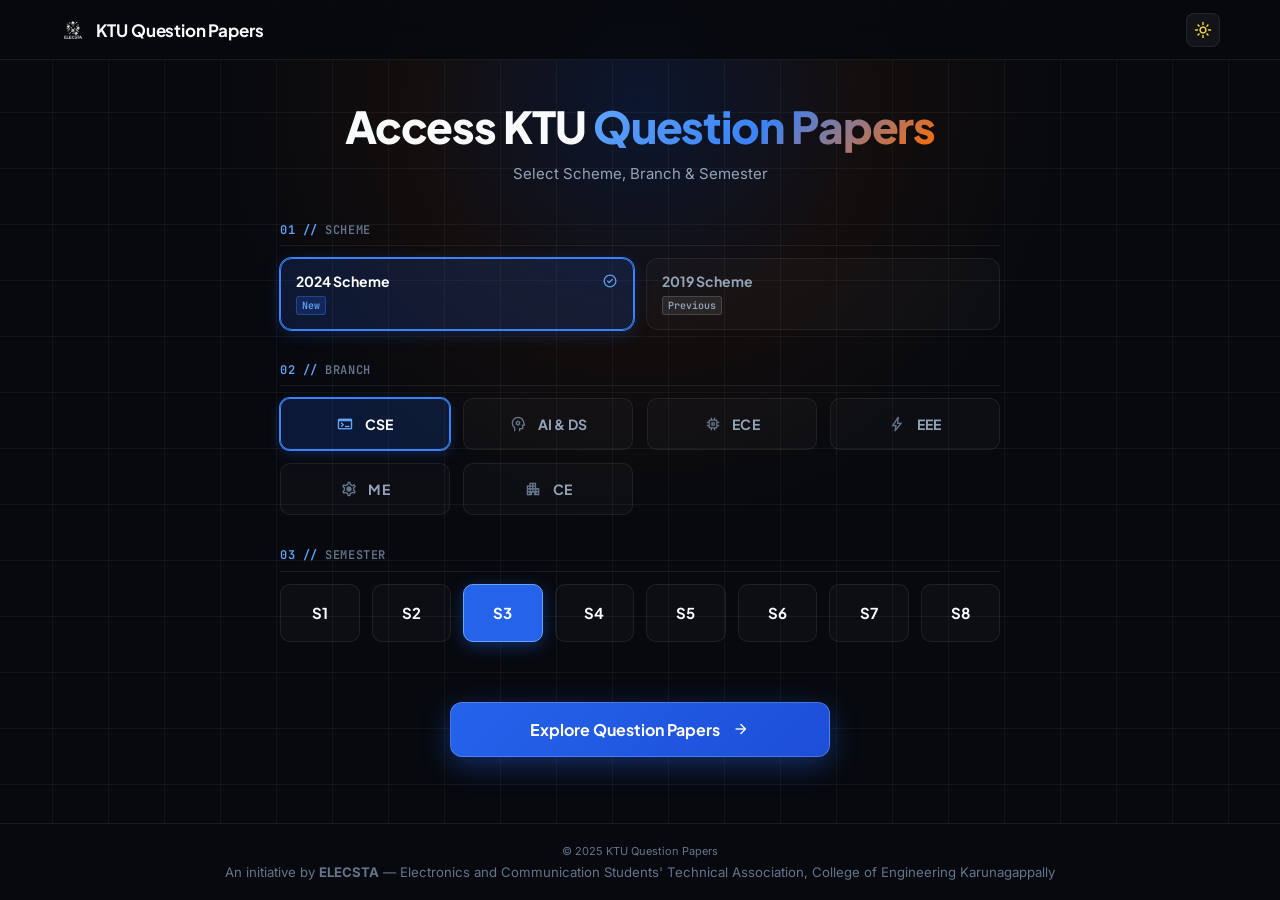
<file: index.html>
<!DOCTYPE html>
<html lang="en" class="dark">
<head>
  <meta charset="UTF-8" />
  <meta name="viewport" content="width=device-width, initial-scale=1.0, maximum-scale=1.0, user-scalable=no" />
  <title>KTU Question Papers PDF (2024 & 2019 Scheme)</title>
  <meta name="description" content="Download KTU previous year question papers (PYQs), solved question paper keys, and model questions for KTU B.Tech students (2024 & 2019 scheme, S1-S8, CSE, AI & DS, ECE, EEE, ME, CE)." />
  <meta name="keywords" content="KTU question papers, KTU previous year question papers, KTU PYQs, KTU 2024 scheme question papers, KTU 2019 scheme, KTU solved question papers, KTU answer key, KTU BTech papers, KTU S1 S2 S3 S4 S5 S6 S7 S8, KTU CSE question papers, KTU question bank" />
  <meta name="robots" content="index, follow, max-snippet:-1, max-image-preview:large, max-video-preview:-1" />
  <meta name="googlebot" content="index, follow, max-snippet:-1, max-image-preview:large, max-video-preview:-1" />
  <meta name="author" content="KTU Question Papers Portal" />
  <meta name="theme-color" content="#07090e" />
  
  <!-- Canonical URL -->
  <link rel="canonical" href="./" />

  <!-- Security Headers & Directives -->
  <meta http-equiv="X-Content-Type-Options" content="nosniff" />
  <meta name="referrer" content="strict-origin-when-cross-origin" />

  <!-- Open Graph / Facebook / WhatsApp (Social Search Signals) -->
  <meta property="og:type" content="website" />
  <meta property="og:site_name" content="KTU Question Papers Portal" />
  <meta property="og:title" content="KTU Question Papers PDF (2024 & 2019 Scheme)" />
  <meta property="og:description" content="Download verified KTU previous year question papers (PYQs) and official solved answer keys for S1-S8 B.Tech students." />
  <meta property="og:image" content="logo.png" />

  <!-- Twitter Card -->
  <meta name="twitter:card" content="summary_large_image" />
  <meta name="twitter:title" content="KTU Question Papers PDF (2024 & 2019 Scheme)" />
  <meta name="twitter:description" content="Download verified KTU previous year question papers (PYQs) and official solved answer keys for S1-S8 B.Tech students." />
  <meta name="twitter:image" content="logo.png" />

  <!-- Schema.org JSON-LD Structured Data for Google Rich Snippets -->
  <script type="application/ld+json">
  {
    "@context": "https://schema.org",
    "@graph": [
      {
        "@type": "WebSite",
        "@id": "https://ktunotes.in/#website",
        "url": "https://ktunotes.in/",
        "name": "KTU Question Papers Portal",
        "description": "KTU B.Tech Previous Year Question Papers and Solved Keys Repository",
        "potentialAction": {
          "@type": "SearchAction",
          "target": "https://ktunotes.in/papers.html?search={search_term_string}",
          "query-input": "required name=search_term_string"
        }
      },
      {
        "@type": "EducationalOrganization",
        "@id": "https://ktunotes.in/#organization",
        "name": "KTU B.Tech Question Papers Archive",
        "url": "https://ktunotes.in/",
        "logo": "logo.png",
        "description": "Academic repository providing verified previous year question papers and solved answer keys for KTU B.Tech students."
      },
      {
        "@type": "FAQPage",
        "mainEntity": [
          {
            "@type": "Question",
            "name": "Where can I download KTU previous year question papers?",
            "acceptedAnswer": {
              "@type": "Answer",
              "text": "You can access and download verified KTU previous year question papers (PYQs) for all B.Tech semesters (S1 to S8) and branches directly on this portal for both 2024 and 2019 schemes."
            }
          },
          {
            "@type": "Question",
            "name": "Are 2024 Scheme KTU question papers and syllabus available?",
            "acceptedAnswer": {
              "@type": "Answer",
              "text": "Yes, our portal provides the latest 2024 Scheme curriculum copies, module-wise syllabus, model question papers, and regular examination papers."
            }
          },
          {
            "@type": "Question",
            "name": "Are the KTU solved question paper answer keys verified?",
            "acceptedAnswer": {
              "@type": "Answer",
              "text": "Yes, all solved question papers and scheme answer keys are verified against official KTU valuation schemes and prepared by experienced faculty members."
            }
          },
          {
            "@type": "Question",
            "name": "Which KTU engineering branches are supported?",
            "acceptedAnswer": {
              "@type": "Answer",
              "text": "We support Computer Science & Engineering (CSE), Artificial Intelligence & Data Science (AI & DS - 2024 Scheme), Electronics & Communication (ECE), Electrical & Electronics (EEE), Mechanical Engineering (ME), and Civil Engineering (CE)."
            }
          },
          {
            "@type": "Question",
            "name": "Who developed and maintains this KTU Question Papers portal?",
            "acceptedAnswer": {
              "@type": "Answer",
              "text": "This portal is an initiative developed and maintained by ELECSTA (Electronics and Communication Students' Technical Association), College of Engineering Karunagappally (CEK) to support KTU engineering students."
            }
          }
        ]
      }
    ]
  }
  </script>
  
  <!-- Favicon -->
  <link rel="icon" type="image/png" href="logo.png" />

  <!-- Google Fonts & Material Symbols -->
  <link rel="preconnect" href="https://fonts.googleapis.com" />
  <link rel="preconnect" href="https://fonts.gstatic.com" crossorigin />
  <link href="https://fonts.googleapis.com/css2?family=Inter:wght@400;500;600;700&family=JetBrains+Mono:wght@400;500;600;700&family=Plus+Jakarta+Sans:wght@600;700;800&display=swap" rel="stylesheet" />
  <link href="https://fonts.googleapis.com/css2?family=Material+Symbols+Outlined:opsz,wght,FILL,GRAD@24,400,0,0" rel="stylesheet" />

  <!-- Architectural Stylesheet with Cache Busting -->
  <link rel="stylesheet" href="css/style.css?v=20261124-8" />

  <!-- Immediate Theme Initializer -->
  <script>
    (function() {
      var t = localStorage.getItem('ktu_theme') || 'dark';
      document.documentElement.classList.add(t);
      if (t === 'light') document.documentElement.classList.remove('dark');
    })();
  </script>
</head>
<body class="tech-grid-bg">

  <!-- Fixed Top Navigation Header -->
  <header class="site-header">
    <div class="nav-wrapper">
      <!-- Brand Logo (Clean, no 2024-25 tag on top) -->
      <a href="index.html" class="brand-link">
        <img src="logo.png" alt="KTU Question Papers" class="brand-logo-img" onerror="this.onerror=null;this.src='https://lh3.googleusercontent.com/aida/[base64]'" />
        <div class="brand-title">
          <span>KTU Question Papers</span>
        </div>
      </a>

      <!-- Minimalist Navigation Link + Theme Toggle -->
      <nav class="nav-links">
        <!-- Temporarily hidden: All Papers repository direct link
        <a href="papers.html" class="nav-item">
          <span class="material-symbols-outlined" style="font-size: 16px;">article</span>
          <span class="nav-item-text">All Papers</span>
        </a>
        -->

        <!-- Light / Dark Theme Switcher -->
        <button class="theme-toggle-btn" id="theme-toggle" type="button" title="Switch theme" aria-label="Toggle Theme">
          <span class="material-symbols-outlined light-icon">light_mode</span>
          <span class="material-symbols-outlined dark-icon">dark_mode</span>
        </button>
      </nav>
    </div>
  </header>

  <!-- Open Spacious Architectural Flow Section -->
  <main class="hero-flow-section">
    <div class="flow-container">
      <div class="flow-header">
        <h1 class="flow-title">
          Access KTU <span>Question Papers</span>
        </h1>
        <p class="flow-subtitle">
          Select Scheme, Branch & Semester
        </p>
      </div>

      <!-- Flow Selectors Wrapper (Spacious & Uncongested) -->
      <div class="flow-selectors-wrapper">
        <!-- 1. Scheme Segmented Switcher (Box 1 & Box 2 Horizontally) -->
        <div class="flow-section-block">
          <div class="flow-label-bar">
            <span class="flow-label-title"><span class="num">01 //</span> Scheme</span>
          </div>
          <div class="scheme-segmented-track" id="scheme-group">
            <button class="scheme-segment-btn active" data-scheme="2024" type="button">
              <div class="scheme-btn-top">
                <span class="name">2024 Scheme</span>
                <span class="material-symbols-outlined scheme-check-icon">check_circle</span>
              </div>
              <span class="brand-badge bg-primary/10 text-primary">New</span>
            </button>
            <button class="scheme-segment-btn" data-scheme="2019" type="button">
              <div class="scheme-btn-top">
                <span class="name">2019 Scheme</span>
              </div>
              <span class="brand-badge bg-surface-container-highest text-on-surface-variant">Previous</span>
            </button>
          </div>
        </div>

        <!-- 2. Engineering Branch (2-Col Mobile / 4-Col Desktop Grid with Breathing Room) -->
        <div class="flow-section-block">
          <div class="flow-label-bar">
            <span class="flow-label-title"><span class="num">02 //</span> Branch</span>
          </div>
          <div class="branch-chips-grid" id="branch-group">
            <!-- Rendered cleanly by app.js -->
          </div>
        </div>

        <!-- 3. Semester Selection (4-Col Mobile / 8-Col Desktop Grid with Proper Sizing) -->
        <div class="flow-section-block">
          <div class="flow-label-bar">
            <span class="flow-label-title"><span class="num">03 //</span> Semester</span>
          </div>
          <div class="sem-matrix-track" id="semester-dial">
            <!-- Rendered cleanly by app.js -->
          </div>
        </div>

        <!-- Action Center (Single Clean Explore Button with Integrated Drive) -->
        <div class="flow-action-center">
          <button class="btn-launch-glow" id="cta-launch-btn" type="button">
            <span>Explore Question Papers</span>
            <span class="material-symbols-outlined" style="font-size: 18px;">arrow_forward</span>
          </button>
        </div>
      </div>
    </div>
  </main>

  <!-- Toast Container -->
  <div class="toast-container" id="toast-container"></div>

  <!-- Site Footer (Minimalist & Clean) -->
  <footer class="site-footer">
    <div class="footer-content" style="justify-content: center; text-align: center; flex-direction: column; gap: 0.35rem;">
      <span>© 2025 KTU Question Papers</span>
      <span style="font-size: 0.825rem; color: var(--on-surface-muted);">An initiative by <strong>ELECSTA</strong> — Electronics and Communication Students' Technical Association, College of Engineering Karunagappally</span>
    </div>
  </footer>

  <!-- Scripts with Cache-Busting Parameters -->
  <script src="js/data.js?v=20261124-8"></script>
  <script src="js/app.js?v=20261124-8"></script>
  <script>
    document.addEventListener('DOMContentLoaded', () => {
      const launchBtn = document.getElementById('cta-launch-btn');
      if (launchBtn) {
        launchBtn.addEventListener('click', () => {
          const app = window.ktuApp;
          if (app) {
            const folderId = app.getDriveFolderId(app.state.scheme, app.state.branch);
            if (folderId) {
              // Direct browser view (embeddedfolderview ensures browser opens instead of Google Drive mobile app)
              window.open(app.getDriveBrowserUrl(folderId), '_blank', 'noopener,noreferrer');
              return;
            }
            window.location.href = `papers.html?scheme=${app.state.scheme}&branch=${app.state.branch}&sem=${app.state.sem}`;
          } else {
            window.location.href = 'papers.html';
          }
        });
      }
    });
  </script>
</body>
</html>
</file>
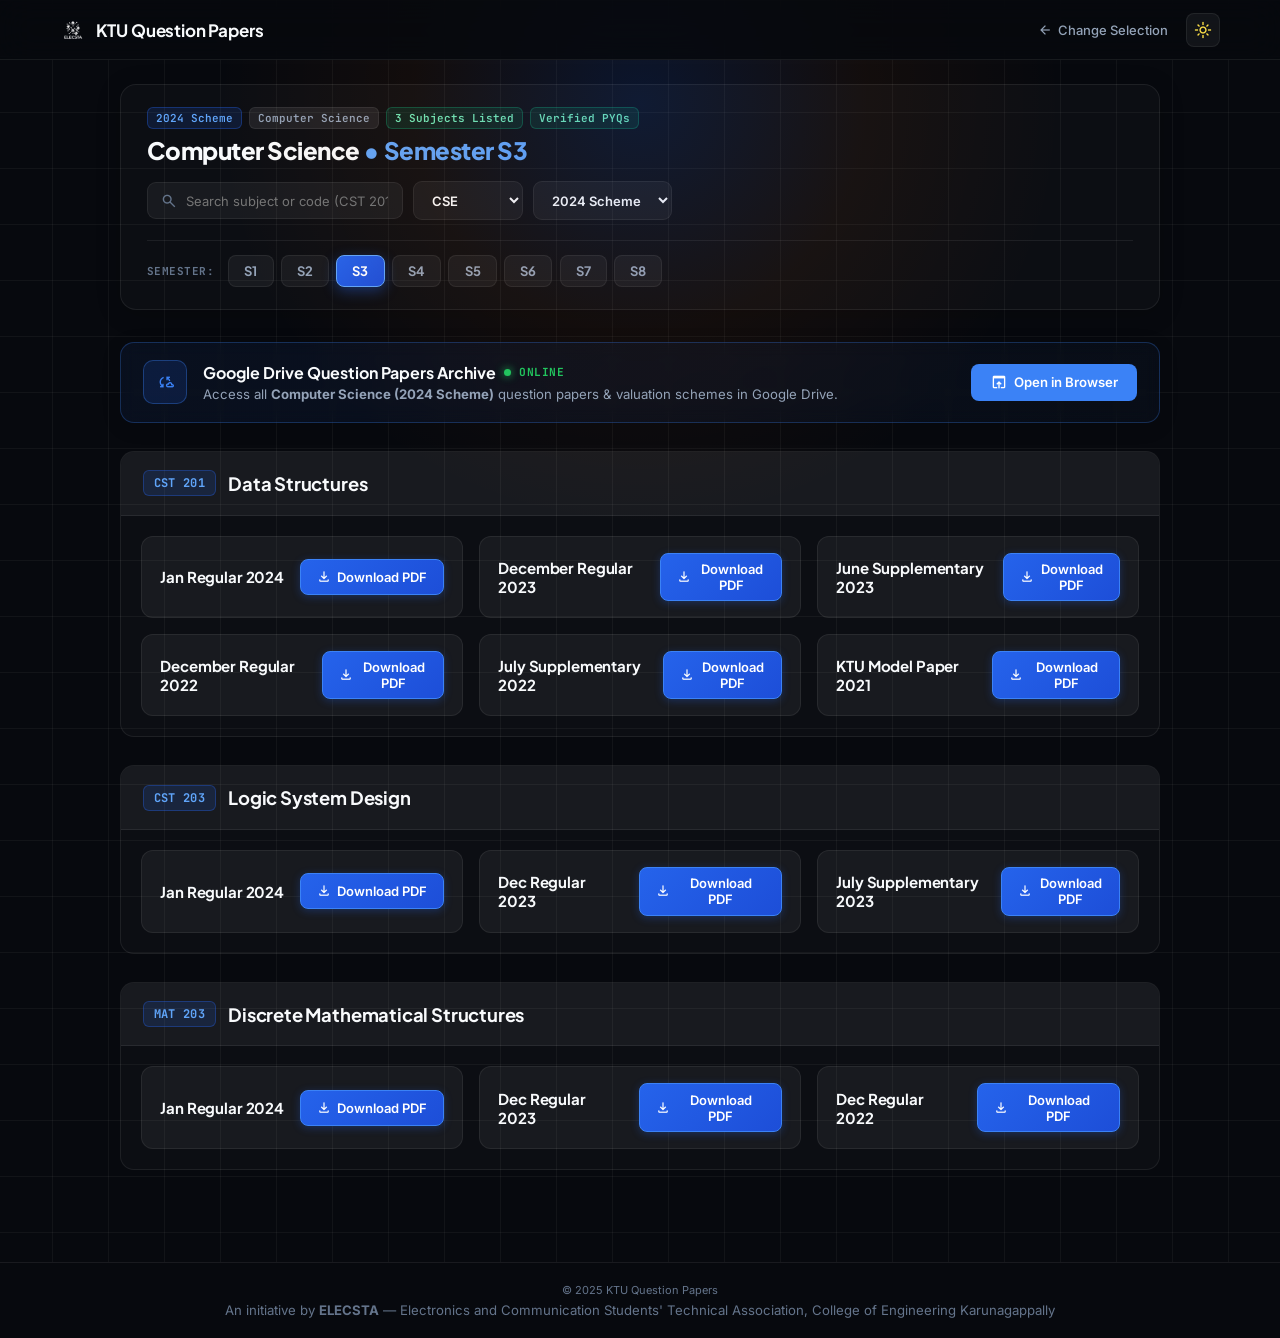
<file: papers.html>
<!DOCTYPE html>
<html lang="en" class="dark">
<head>
  <meta charset="UTF-8" />
  <meta name="viewport" content="width=device-width, initial-scale=1.0, maximum-scale=1.0, user-scalable=no" />
  <title>KTU Question Papers PDF (2024 & 2019 Scheme)</title>
  <meta name="description" content="Browse, preview, and download verified KTU previous year question papers (PYQs) and official solved answer keys for all B.Tech branches (CSE, AI & DS, ECE, EEE, ME, CE) and semesters (S1 to S8)." />
  <meta name="keywords" content="KTU question papers repository, KTU solved papers, KTU PYQs, KTU previous year papers pdf, KTU S1 S2 S3 S4 S5 S6 S7 S8, KTU 2024 scheme, KTU 2019 scheme, KTU papers" />
  <meta name="robots" content="index, follow, max-snippet:-1, max-image-preview:large, max-video-preview:-1" />
  <meta name="googlebot" content="index, follow, max-snippet:-1, max-image-preview:large, max-video-preview:-1" />
  <meta name="author" content="KTU Question Papers Portal" />
  <meta name="theme-color" content="#07090e" />
  
  <!-- Canonical URL -->
  <link rel="canonical" href="./papers.html" />

  <!-- Security Headers & Directives -->
  <meta http-equiv="X-Content-Type-Options" content="nosniff" />
  <meta name="referrer" content="strict-origin-when-cross-origin" />

  <!-- Open Graph / Facebook / WhatsApp (Social Search Signals) -->
  <meta property="og:type" content="article" />
  <meta property="og:site_name" content="KTU Question Papers Portal" />
  <meta property="og:title" content="KTU Question Papers & Solved Answer Keys Repository" />
  <meta property="og:description" content="Browse verified KTU question papers and official solved answer keys for S1-S8 B.Tech students across 2024 & 2019 schemes." />
  <meta property="og:image" content="logo.png" />

  <!-- Twitter Card -->
  <meta name="twitter:card" content="summary_large_image" />
  <meta name="twitter:title" content="KTU Question Papers & Solved Answer Keys Repository" />
  <meta name="twitter:description" content="Browse verified KTU question papers and official solved answer keys for S1-S8 B.Tech students across 2024 & 2019 schemes." />
  <meta name="twitter:image" content="logo.png" />

  <!-- Schema.org BreadcrumbList Structured Data -->
  <script type="application/ld+json">
  {
    "@context": "https://schema.org",
    "@type": "BreadcrumbList",
    "itemListElement": [
      {
        "@type": "ListItem",
        "position": 1,
        "name": "Home",
        "item": "https://ktunotes.in/"
      },
      {
        "@type": "ListItem",
        "position": 2,
        "name": "KTU Question Papers Repository",
        "item": "https://ktunotes.in/papers.html"
      }
    ]
  }
  </script>
  
  <!-- Favicon -->
  <link rel="icon" type="image/png" href="logo.png" />

  <!-- Google Fonts & Material Symbols -->
  <link rel="preconnect" href="https://fonts.googleapis.com" />
  <link rel="preconnect" href="https://fonts.gstatic.com" crossorigin />
  <link href="https://fonts.googleapis.com/css2?family=Inter:wght@400;500;600;700&family=JetBrains+Mono:wght@400;500;600&family=Plus+Jakarta+Sans:wght@600;700;800&display=swap" rel="stylesheet" />
  <link href="https://fonts.googleapis.com/css2?family=Material+Symbols+Outlined:opsz,wght,FILL,GRAD@24,400,0,0" rel="stylesheet" />

  <!-- Architectural Technical Grid Stylesheet with Cache Busting -->
  <link rel="stylesheet" href="css/style.css?v=20261124-8" />

  <!-- Immediate Theme Initializer -->
  <script>
    (function() {
      var t = localStorage.getItem('ktu_theme') || 'dark';
      document.documentElement.classList.add(t);
      if (t === 'light') document.documentElement.classList.remove('dark');
    })();
  </script>
</head>
<body class="tech-grid-bg">

  <!-- Fixed Top Navigation Header -->
  <header class="site-header">
    <div class="nav-wrapper">
      <!-- Brand Logo -->
      <a href="index.html" class="brand-link">
        <img src="logo.png" alt="KTU Question Papers" class="brand-logo-img" onerror="this.onerror=null;this.src='https://lh3.googleusercontent.com/aida/[base64]'" />
        <div class="brand-title">
          <span>KTU Question Papers</span>
        </div>
      </a>

      <!-- Clean Navigation Action Links -->
      <nav class="nav-links">
        <a href="index.html" class="nav-item">
          <span class="material-symbols-outlined" style="font-size: 16px;">arrow_back</span>
          <span class="nav-item-text">Change Selection</span>
        </a>

        <!-- Light / Dark Theme Switcher -->
        <button class="theme-toggle-btn" id="theme-toggle" type="button" title="Switch theme" aria-label="Toggle Theme">
          <span class="material-symbols-outlined light-icon">light_mode</span>
          <span class="material-symbols-outlined dark-icon">dark_mode</span>
        </button>
      </nav>
    </div>
  </header>

  <!-- Main Repository View -->
  <main class="repository-page-wrapper">
    <div class="repo-main-container">
      
      <!-- Unified Clean Control Panel -->
      <div class="repo-clean-panel">
        <!-- Row 1: Context Meta + Quick Search + Switchers -->
        <div class="repo-panel-top">
          <div class="repo-panel-info">
            <div class="repo-tags-row">
              <span class="tag-pill scheme-tag" id="context-scheme">2024 Scheme</span>
              <span class="tag-pill branch-tag" id="context-branch">Computer Science</span>
              <span class="tag-pill count-tag" id="context-count">3 Subjects</span>
              <span class="tag-pill count-tag">Verified PYQs</span>
            </div>
            <h1 class="repo-panel-title">
              <span id="breadcrumb-branch">Computer Science</span> <span class="highlight">• <span id="breadcrumb-sem">Semester S3</span></span>
            </h1>
            <span id="breadcrumb-scheme" style="display: none;">2024 Scheme</span>
          </div>

          <div class="repo-panel-controls">
            <!-- Fast Subject Search Filter -->
            <div class="repo-search-box">
              <span class="material-symbols-outlined search-icon">search</span>
              <input type="text" id="inpage-search-input" class="repo-search-field" placeholder="Search subject or code (CST 201)..." autocomplete="off" />
            </div>

            <!-- Quick Switch Dropdowns -->
            <select class="repo-dropdown" id="quick-branch-select" title="Switch Branch">
              <option value="CS">CSE</option>
              <option value="AD">AI & DS</option>
              <option value="EC">ECE</option>
              <option value="EE">EEE</option>
              <option value="ME">ME</option>
              <option value="CE">CE</option>
            </select>

            <select class="repo-dropdown" id="quick-scheme-select" title="Switch Scheme">
              <option value="2024">2024 Scheme</option>
              <option value="2019">2019 Scheme</option>
            </select>

            <select class="repo-dropdown" id="quick-sem-select" style="display: none;">
              <option value="S1">S1</option><option value="S2">S2</option><option value="S3" selected>S3</option><option value="S4">S4</option><option value="S5">S5</option><option value="S6">S6</option><option value="S7">S7</option><option value="S8">S8</option>
            </select>
          </div>
        </div>

        <!-- Row 2: Direct Semester Switcher Track (S1 to S8) -->
        <div class="repo-sem-row">
          <span class="sem-label">SEMESTER:</span>
          <div class="repo-sem-track" id="repo-sem-dial">
            <!-- S1 - S8 buttons dynamically rendered -->
          </div>
        </div>
      </div>

      <!-- Subjects Stream -->
      <div class="repo-content-layout" id="subjects-container">
        <!-- Rendered dynamically by app.js -->
      </div>
    </div>
  </main>

  <!-- Interactive Authentic KTU Question Paper Previewer Modal -->
  <div class="modal-overlay" id="paper-modal">
    <div class="modal-container">
      <div class="modal-header">
        <div style="display: flex; align-items: center; gap: 0.5rem;">
          <span class="material-symbols-outlined" style="color: var(--primary);">description</span>
          <h3 id="modal-paper-title" style="font-size: 0.9375rem; font-weight: 700;">Question Paper Preview</h3>
        </div>
        <div style="display: flex; align-items: center; gap: 0.35rem;">
          <!-- Zoom Controls -->
          <div style="display: flex; align-items: center; background: var(--surface-high); border: 1px solid var(--border-subtle); border-radius: 4px; padding: 2px 6px; font-family: var(--font-mono); font-size: 0.6875rem;">
            <button id="paper-zoom-out" style="background:none;border:none;color:var(--on-surface);cursor:pointer;padding:2px 4px;" title="Zoom Out">−</button>
            <span id="paper-zoom-val" style="margin: 0 4px;">100%</span>
            <button id="paper-zoom-in" style="background:none;border:none;color:var(--on-surface);cursor:pointer;padding:2px 4px;" title="Zoom In">+</button>
            <button id="paper-zoom-reset" style="background:none;border:none;color:var(--on-surface-muted);cursor:pointer;margin-left:4px;font-size:9px;" title="Reset">Reset</button>
          </div>
          
          <button class="btn-icon-square" id="paper-print-btn" title="Print Paper">
            <span class="material-symbols-outlined" style="font-size: 15px;">print</span>
          </button>
          <button class="btn-icon-square modal-close-btn" title="Close Preview">
            <span class="material-symbols-outlined" style="font-size: 15px;">close</span>
          </button>
        </div>
      </div>

      <div class="modal-body" style="background-color: #070a10; display: flex; justify-content: center; padding: 1rem;">
        <div class="ktu-paper-canvas" id="paper-viewer-canvas">
          <!-- Rendered dynamically -->
        </div>
      </div>

      <div class="modal-footer">
        <div style="margin-right: auto; font-family: var(--font-mono); font-size: 0.6875rem; color: var(--on-surface-muted);">
          Verified APJ KTU Examination Paper Layout
        </div>
        <button class="btn-tech modal-close-btn" type="button" style="flex: none; padding: 5px 12px;">Close</button>
        <button class="btn-tech primary download-paper-btn" type="button" style="flex: none; padding: 5px 14px;">
          <span class="material-symbols-outlined" style="font-size: 14px;">download</span>
          Download PDF
        </button>
      </div>
    </div>
  </div>

  <!-- Toast Notification System -->
  <div class="toast-container" id="toast-container"></div>

  <!-- Clean Footer -->
  <footer class="site-footer">
    <div class="footer-content" style="justify-content: center; text-align: center; flex-direction: column; gap: 0.35rem;">
      <span>© 2025 KTU Question Papers</span>
      <span style="font-size: 0.825rem; color: var(--on-surface-muted);">An initiative by <strong>ELECSTA</strong> — Electronics and Communication Students' Technical Association, College of Engineering Karunagappally</span>
    </div>
  </footer>

  <!-- Scripts with Cache-Busting Parameters -->
  <script src="js/data.js?v=20261124-8"></script>
  <script src="js/app.js?v=20261124-8"></script>
</body>
</html>
</file>
<file: css/style.css>
/* ==========================================================================
   Architectural Open-Grid Design System (ChainGPT Labs Inspired)
   KTU Question Papers & Notes Portal
   No Clunky Boxes • Seamless Architectural Grid • Ultra-Clean UX • 60fps
   ========================================================================== */

@import url('https://fonts.googleapis.com/css2?family=Inter:wght@400;500;600;700&family=JetBrains+Mono:wght@400;500;600;700&family=Plus+Jakarta+Sans:wght@600;700;800&display=swap');
@import url('https://fonts.googleapis.com/css2?family=Material+Symbols+Outlined:opsz,wght,FILL,GRAD@24,400,0,0');

.material-symbols-outlined {
  font-family: 'Material Symbols Outlined' !important;
  font-weight: normal;
  font-style: normal;
  font-size: 18px;
  line-height: 1;
  letter-spacing: normal;
  text-transform: none;
  display: inline-block;
  white-space: nowrap;
  word-wrap: normal;
  direction: ltr;
  -webkit-font-feature-settings: 'liga';
  -webkit-font-smoothing: antialiased;
  vertical-align: middle;
  user-select: none;
}

:root, html.dark {
  --bg-ground: #07090e;
  --surface-low: rgba(255, 255, 255, 0.025);
  --surface-container: rgba(255, 255, 255, 0.05);
  --surface-high: rgba(255, 255, 255, 0.08);
  --surface-highest: rgba(255, 255, 255, 0.12);
  
  --on-surface: #f8fafc;
  --on-surface-variant: #94a3b8;
  --on-surface-muted: #64748b;
  
  --grid-line-color: rgba(255, 255, 255, 0.045);
  --border-subtle: rgba(255, 255, 255, 0.07);
  --border-strong: rgba(255, 255, 255, 0.14);

  --primary: #3b82f6;
  --primary-light: #60a5fa;
  --primary-container: #2563eb;
  --primary-glow: rgba(37, 99, 235, 0.4);

  --accent-orange: #ff6b00;
  --accent-orange-bg: rgba(255, 107, 0, 0.1);
  --accent-orange-border: rgba(255, 107, 0, 0.3);

  --secondary-amber: #f59e0b;
  --tertiary-teal: #10b981;
  --error-crimson: #ef4444;

  --font-headline: 'Plus Jakarta Sans', system-ui, sans-serif;
  --font-body: 'Inter', system-ui, sans-serif;
  --font-mono: 'JetBrains Mono', monospace;

  --nav-height: 60px;
}

html.light {
  --bg-ground: #f8fafc;
  --surface-low: #ffffff;
  --surface-container: #f1f5f9;
  --surface-high: #e2e8f0;
  --surface-highest: #cbd5e1;
  
  --on-surface: #0f172a;
  --on-surface-variant: #334155;
  --on-surface-muted: #64748b;
  
  --grid-line-color: rgba(15, 23, 42, 0.05);
  --border-subtle: rgba(15, 23, 42, 0.09);
  --border-strong: rgba(15, 23, 42, 0.18);

  --primary: #2563eb;
  --primary-light: #1d4ed8;
  --primary-container: #2563eb;
  --primary-glow: rgba(37, 99, 235, 0.2);

  --accent-orange: #ea580c;
  --accent-orange-bg: rgba(234, 88, 12, 0.08);
  --accent-orange-border: rgba(234, 88, 12, 0.25);

  --secondary-amber: #d97706;
  --tertiary-teal: #059669;
  --error-crimson: #dc2626;
}

/* ==========================================================================
   Light Theme (White Mode) Component Tweaks & High-Contrast Typography
   ========================================================================== */
html.light .site-header {
  background-color: rgba(255, 255, 255, 0.92);
  border-bottom: 1px solid rgba(15, 23, 42, 0.08);
}

html.light .tech-grid-bg::before {
  background: radial-gradient(circle at 50% 20%, rgba(37, 99, 235, 0.07) 0%, rgba(234, 88, 12, 0.03) 35%, transparent 65%);
}

html.light .flow-title span {
  background: linear-gradient(135deg, #2563eb 0%, #1d4ed8 45%, #ea580c 100%);
  -webkit-background-clip: text;
  -webkit-text-fill-color: transparent;
}

html.light .flow-label-title {
  color: #475569;
}

html.light .flow-label-title span.num {
  color: #2563eb;
}

/* 1. Scheme Selector in Light Mode */
html.light .scheme-segment-btn {
  background-color: #ffffff;
  border: 1px solid rgba(15, 23, 42, 0.12);
  color: #334155;
  box-shadow: 0 1px 3px rgba(15, 23, 42, 0.05);
}

html.light .scheme-segment-btn .name {
  color: #0f172a;
}

html.light .scheme-segment-btn:hover:not(.active) {
  background-color: #f8fafc;
  border-color: #cbd5e1;
}

html.light .scheme-segment-btn.active {
  background-color: #eff6ff !important;
  border-color: #2563eb !important;
  box-shadow: 0 0 0 1.5px #2563eb, 0 4px 16px rgba(37, 99, 235, 0.16) !important;
}

html.light .scheme-segment-btn.active .name {
  color: #1e3a8a !important;
  font-weight: 800;
}

html.light .scheme-segment-btn.active .scheme-check-icon {
  color: #2563eb !important;
}

/* 2. Branch Selector in Light Mode */
html.light .branch-chip-btn {
  background-color: #ffffff;
  border: 1px solid rgba(15, 23, 42, 0.12);
  box-shadow: 0 1px 3px rgba(15, 23, 42, 0.05);
}

html.light .branch-chip-btn .branch-code-text {
  color: #1e293b;
  font-weight: 700;
}

html.light .branch-chip-btn .branch-icon {
  color: #64748b;
}

html.light .branch-chip-btn:hover:not(.active) {
  background-color: #f8fafc;
  border-color: #cbd5e1;
}

html.light .branch-chip-btn.active {
  background-color: #eff6ff !important;
  border-color: #2563eb !important;
  box-shadow: 0 0 0 1.5px #2563eb, 0 4px 14px rgba(37, 99, 235, 0.16) !important;
}

html.light .branch-chip-btn.active .branch-icon {
  color: #2563eb !important;
}

html.light .branch-chip-btn.active .branch-code-text {
  color: #1e3a8a !important;
  font-weight: 800;
}

/* 3. Semester Selector on index.html in Light Mode */
html.light .sem-segment-btn {
  background-color: #ffffff;
  border: 1px solid rgba(15, 23, 42, 0.12);
  box-shadow: 0 1px 3px rgba(15, 23, 42, 0.05);
}

html.light .sem-segment-btn .sem-num {
  color: #0f172a;
}

html.light .sem-segment-btn .year-sub {
  color: #64748b;
}

html.light .sem-segment-btn:hover:not(.active) {
  background-color: #f8fafc;
  border-color: #cbd5e1;
}

html.light .sem-segment-btn.active {
  background: linear-gradient(135deg, #2563eb 0%, #1d4ed8 100%) !important;
  border-color: #1d4ed8 !important;
  box-shadow: 0 4px 16px rgba(37, 99, 235, 0.35) !important;
}

html.light .sem-segment-btn.active .sem-num {
  color: #ffffff !important;
}

html.light .sem-segment-btn.active .year-sub {
  color: rgba(255, 255, 255, 0.9) !important;
}

/* 4. Semester Pills on papers.html */
html.light .sem-pill {
  background: #f1f5f9;
  border: 1px solid rgba(15, 23, 42, 0.1);
  color: #334155;
}

html.light .sem-pill:hover:not(.active) {
  background: #e2e8f0;
  border-color: #cbd5e1;
  color: #0f172a;
}

html.light .sem-pill.active {
  background: linear-gradient(135deg, #2563eb, #1d4ed8) !important;
  border-color: #1d4ed8 !important;
  color: #ffffff !important;
  box-shadow: 0 4px 14px rgba(37, 99, 235, 0.35) !important;
}

/* 5. Repository Panels, Cards, and Badges in Light Mode */
html.light .repo-clean-panel {
  background-color: #ffffff;
  border: 1px solid rgba(15, 23, 42, 0.09);
  box-shadow: 0 4px 20px rgba(15, 23, 42, 0.05);
}

html.light .subject-card {
  background-color: #ffffff;
  border: 1px solid rgba(15, 23, 42, 0.09);
  box-shadow: 0 2px 12px rgba(15, 23, 42, 0.04);
}

html.light .subject-card:hover {
  border-color: rgba(37, 99, 235, 0.3);
  box-shadow: 0 8px 30px rgba(15, 23, 42, 0.08);
}

html.light .subject-header {
  background-color: #f8fafc;
  border-bottom: 1px solid rgba(15, 23, 42, 0.08);
}

html.light .subject-code-tag {
  background: #eff6ff;
  border: 1px solid #bfdbfe;
  color: #1d4ed8;
}

html.light .pyq-item-card {
  background-color: #ffffff;
  border: 1px solid rgba(15, 23, 42, 0.09);
  box-shadow: 0 1px 4px rgba(15, 23, 42, 0.04);
}

html.light .pyq-item-card:hover {
  background-color: #f8fafc;
  border-color: rgba(37, 99, 235, 0.35);
  box-shadow: 0 6px 20px rgba(15, 23, 42, 0.08);
}

/* Dropdowns & Inputs */
html.light .repo-dropdown,
html.light .repo-search-field,
html.light .gpa-input,
html.light .gpa-select {
  background-color: #ffffff;
  border: 1px solid rgba(15, 23, 42, 0.15);
  color: #0f172a;
}

html.light .repo-search-field:focus,
html.light .repo-dropdown:focus {
  background-color: #ffffff;
  border-color: #2563eb;
}

html.light select option {
  background-color: #ffffff;
  color: #0f172a;
}

/* Badges & Meta Tags in Light Mode */
html.light .tag-pill {
  background: #f1f5f9;
  border: 1px solid rgba(15, 23, 42, 0.12);
  color: #334155;
}

html.light .tag-pill.scheme-tag {
  background: #eff6ff;
  border-color: #bfdbfe;
  color: #1d4ed8;
  font-weight: 700;
}

html.light .tag-pill.branch-tag {
  background: #f1f5f9;
  border-color: #cbd5e1;
  color: #334155;
  font-weight: 700;
}

html.light .tag-pill.count-tag {
  background: #ecfdf5;
  border-color: #a7f3d0;
  color: #047857;
  font-weight: 700;
}

html.light .tag-pill.notes-pill {
  background: #fffbeb;
  border-color: #fde68a;
  color: #b45309;
  font-weight: 700;
}

/* Brand badges (New, Previous, Solved, etc.) */
html.light .brand-badge {
  background-color: #fff7ed;
  color: #c2410c;
  border: 1px solid #fed7aa;
}

html.dark .brand-badge[class*="bg-primary"],
.brand-badge[class*="bg-primary"] {
  background-color: rgba(37, 99, 235, 0.2) !important;
  color: #60a5fa !important;
  border: 1px solid rgba(59, 130, 246, 0.35) !important;
}

html.light .brand-badge[class*="bg-primary"] {
  background-color: #eff6ff !important;
  color: #1d4ed8 !important;
  border: 1px solid #bfdbfe !important;
}

html.dark .brand-badge[class*="surface-container"],
.brand-badge[class*="surface-container"] {
  background-color: rgba(255, 255, 255, 0.08) !important;
  color: #94a3b8 !important;
  border: 1px solid rgba(255, 255, 255, 0.15) !important;
}

html.light .brand-badge[class*="surface-container"] {
  background-color: #f1f5f9 !important;
  color: #475569 !important;
  border: 1px solid #cbd5e1 !important;
}

/* Modals & Toasts */
html.light .modal-container {
  background-color: #ffffff;
  border: 1px solid rgba(15, 23, 42, 0.12);
  box-shadow: 0 20px 48px rgba(15, 23, 42, 0.2);
}

html.light .modal-header,
html.light .modal-footer {
  background-color: #f8fafc;
  border-color: rgba(15, 23, 42, 0.08);
}

html.light .search-result-item:hover {
  background-color: #f1f5f9;
}

html.light .toast {
  background-color: #ffffff;
  border: 1px solid rgba(15, 23, 42, 0.12);
  border-left: 3px solid #2563eb;
  box-shadow: 0 8px 24px rgba(15, 23, 42, 0.12);
  color: #0f172a;
}

/* Theme Toggle Button */
.theme-toggle-btn {
  background: var(--surface-container);
  border: 1px solid var(--border-subtle);
  border-radius: 8px;
  width: 34px;
  height: 34px;
  display: inline-flex;
  align-items: center;
  justify-content: center;
  cursor: pointer;
  color: var(--on-surface);
  transition: all 0.2s cubic-bezier(0.16, 1, 0.3, 1);
  padding: 0;
  flex-shrink: 0;
}

.theme-toggle-btn:hover {
  background: var(--surface-high);
  border-color: var(--border-strong);
  transform: translateY(-1px);
}

html.dark .theme-toggle-btn .dark-icon {
  display: none;
}
html.dark .theme-toggle-btn .light-icon {
  display: inline-block;
  color: #fde047;
}

html.light .theme-toggle-btn .light-icon {
  display: none;
}
html.light .theme-toggle-btn .dark-icon {
  display: inline-block;
  color: #0f172a;
}

*, *::before, *::after {
  box-sizing: border-box;
  margin: 0;
  padding: 0;
}

html {
  font-family: var(--font-body);
  background-color: var(--bg-ground);
  color: var(--on-surface);
  scroll-behavior: smooth;
  -webkit-font-smoothing: antialiased;
}

body {
  min-height: 100vh;
  display: flex;
  flex-direction: column;
  background-color: var(--bg-ground);
  overflow-x: hidden;
}

/* ==========================================================================
   Architectural Background Grid (ChainGPT Labs Style)
   ========================================================================== */
.tech-grid-bg {
  background-color: var(--bg-ground);
  background-image: 
    linear-gradient(to right, var(--grid-line-color) 1px, transparent 1px),
    linear-gradient(to bottom, var(--grid-line-color) 1px, transparent 1px);
  background-size: 56px 56px;
  background-position: center top;
  position: relative;
}

/* Atmospheric Glow */
.tech-grid-bg::before {
  content: '';
  position: absolute;
  top: 0;
  left: 50%;
  transform: translateX(-50%);
  width: min(100vw, 1000px);
  height: 520px;
  background: radial-gradient(circle at 50% 20%, rgba(37, 99, 235, 0.15) 0%, rgba(255, 107, 0, 0.05) 35%, transparent 65%);
  pointer-events: none;
  z-index: 0;
}

/* ==========================================================================
   Header Navigation
   ========================================================================== */
.site-header {
  position: fixed;
  top: 0;
  left: 0;
  right: 0;
  height: var(--nav-height);
  background-color: rgba(7, 9, 14, 0.85);
  backdrop-filter: blur(16px);
  -webkit-backdrop-filter: blur(16px);
  border-bottom: 1px solid var(--border-subtle);
  z-index: 100;
}

.nav-wrapper {
  height: 100%;
  max-width: 1200px;
  margin: 0 auto;
  padding: 0 1.25rem;
  display: flex;
  align-items: center;
  justify-content: space-between;
  gap: 1rem;
}

.brand-link {
  display: flex;
  align-items: center;
  gap: 0.6rem;
  text-decoration: none;
  color: var(--on-surface);
}

.brand-logo-img {
  height: 26px;
  width: auto;
  border-radius: 4px;
}

.brand-title {
  font-family: var(--font-headline);
  font-size: 1.0625rem;
  font-weight: 700;
  letter-spacing: -0.01em;
  display: flex;
  align-items: center;
  gap: 0.5rem;
}

.brand-badge {
  font-family: var(--font-mono);
  font-size: 0.625rem;
  padding: 2px 5px;
  background-color: var(--accent-orange-bg);
  color: var(--accent-orange);
  border: 1px solid var(--accent-orange-border);
  border-radius: 3px;
  font-weight: 600;
}

.nav-links {
  display: flex;
  align-items: center;
  gap: 0.5rem;
}

@media (max-width: 768px) {
  .nav-item-text {
    display: none;
  }
}

.nav-item {
  color: var(--on-surface-variant);
  text-decoration: none;
  font-size: 0.8125rem;
  font-weight: 500;
  display: inline-flex;
  align-items: center;
  gap: 0.35rem;
  padding: 0.35rem 0.6rem;
  border-radius: 5px;
  transition: all 0.15s ease;
  white-space: nowrap;
}

.nav-item:hover, .nav-item.active {
  color: var(--on-surface);
  background-color: var(--surface-container);
}

.search-trigger-btn {
  display: flex;
  align-items: center;
  gap: 0.45rem;
  background-color: var(--surface-low);
  border: 1px solid var(--border-subtle);
  color: var(--on-surface-muted);
  padding: 0.35rem 0.65rem;
  border-radius: 5px;
  font-size: 0.75rem;
  cursor: pointer;
  transition: all 0.15s ease;
}

.search-trigger-btn:hover {
  background-color: var(--surface-container);
  border-color: var(--border-strong);
  color: var(--on-surface-variant);
}

.search-trigger-btn kbd {
  font-family: var(--font-mono);
  font-size: 0.625rem;
  background-color: var(--surface-high);
  color: var(--on-surface-variant);
  padding: 1px 4px;
  border-radius: 2px;
  border: 1px solid var(--border-subtle);
}

/* ==========================================================================
   Spacious Architectural Hero & Flow (Uncongested, Clean Breathing Room)
   ========================================================================== */
.hero-flow-section {
  padding-top: calc(var(--nav-height) + 2.5rem);
  padding-bottom: 4rem;
  width: 100%;
  position: relative;
  z-index: 1;
}

@media (max-width: 640px) {
  .hero-flow-section {
    padding-top: calc(var(--nav-height) + 1.75rem);
    padding-bottom: 3rem;
  }
}

.flow-container {
  width: 100%;
  max-width: 760px;
  margin: 0 auto;
  padding: 0 1.25rem;
}

@media (max-width: 640px) {
  .flow-container {
    padding: 0 1rem;
  }
}

/* Clean Airy Headline */
.flow-header {
  text-align: center;
  margin-bottom: 2.25rem;
}

@media (max-width: 640px) {
  .flow-header {
    margin-bottom: 1.75rem;
  }
}

.flow-title {
  font-family: var(--font-headline);
  font-size: clamp(1.75rem, 5vw, 2.75rem);
  font-weight: 800;
  color: var(--on-surface);
  letter-spacing: -0.025em;
  line-height: 1.2;
  margin-bottom: 0.65rem;
}

.flow-title span {
  background: linear-gradient(135deg, #60a5fa 0%, #3b82f6 50%, #ff6b00 100%);
  -webkit-background-clip: text;
  -webkit-text-fill-color: transparent;
}

.flow-subtitle {
  font-size: 0.9375rem;
  color: var(--on-surface-variant);
  line-height: 1.5;
  max-width: 500px;
  margin: 0 auto;
}

@media (max-width: 640px) {
  .flow-subtitle {
    font-size: 0.8125rem;
    max-width: 340px;
  }
}

/* ==========================================================================
   Open Selector Blocks (Spacious Breathing Room, Zero Congestion)
   ========================================================================== */
.flow-selectors-wrapper {
  display: flex;
  flex-direction: column;
  gap: 2rem;
}

@media (max-width: 640px) {
  .flow-selectors-wrapper {
    gap: 2.25rem; /* Generous breathing room between step 1, 2, and 3 */
  }
}

.flow-section-block {
  display: flex;
  flex-direction: column;
  gap: 0.75rem;
}

.flow-label-bar {
  display: flex;
  align-items: center;
  justify-content: space-between;
  border-bottom: 1px solid var(--border-subtle);
  padding-bottom: 0.45rem;
}

.flow-label-title {
  font-family: var(--font-mono);
  font-size: 0.75rem;
  font-weight: 600;
  letter-spacing: 0.05em;
  text-transform: uppercase;
  color: var(--on-surface-muted);
  display: flex;
  align-items: center;
  gap: 0.45rem;
}

.flow-label-title span.num {
  color: var(--primary-light);
}

/* 1. Scheme Switcher: Box 1 & Box 2 Horizontally (Zero Overflow) */
.scheme-segmented-track {
  display: grid;
  grid-template-columns: repeat(2, minmax(0, 1fr));
  gap: 0.75rem;
  width: 100%;
}

.scheme-segment-btn {
  background-color: var(--surface-low);
  border: 1px solid var(--border-subtle);
  border-radius: 12px;
  padding: 0.85rem 0.95rem;
  min-height: 64px;
  cursor: pointer;
  display: flex;
  flex-direction: column;
  align-items: flex-start;
  justify-content: center;
  gap: 0.35rem;
  transition: all 0.2s cubic-bezier(0.16, 1, 0.3, 1);
  color: var(--on-surface-variant);
  width: 100%;
  min-width: 0;
  box-sizing: border-box;
}

.scheme-segment-btn:hover {
  background-color: var(--surface-container);
  color: var(--on-surface);
  border-color: var(--border-strong);
  transform: translateY(-1.5px);
}

.scheme-segment-btn.active {
  background-color: rgba(37, 99, 235, 0.16);
  border-color: var(--primary);
  color: #ffffff;
  box-shadow: 0 0 0 1px var(--primary), 0 4px 16px rgba(37, 99, 235, 0.25);
}

.scheme-btn-top {
  display: flex;
  align-items: center;
  justify-content: space-between;
  width: 100%;
  gap: 0.35rem;
}

.scheme-segment-btn .name {
  font-family: var(--font-headline);
  font-weight: 700;
  font-size: 0.875rem;
  white-space: nowrap;
}

.scheme-check-icon {
  font-size: 16px;
  color: var(--primary-light);
  flex-shrink: 0;
}

/* 2. Engineering Branch (2-Col Mobile / 4-Col Desktop Grid, Proper Size, No Horiz Scroll) */
.branch-chips-grid {
  display: grid;
  grid-template-columns: repeat(2, 1fr);
  gap: 0.75rem;
  width: 100%;
}

@media (min-width: 640px) {
  .branch-chips-grid {
    grid-template-columns: repeat(4, 1fr);
    gap: 0.85rem;
  }
}

.branch-chip-btn {
  background-color: var(--surface-low);
  border: 1px solid var(--border-subtle);
  border-radius: 10px;
  padding: 0.85rem 1rem;
  min-height: 52px;
  cursor: pointer;
  display: inline-flex;
  align-items: center;
  justify-content: center;
  gap: 0.65rem;
  transition: all 0.2s cubic-bezier(0.16, 1, 0.3, 1);
  width: 100%;
}

.branch-chip-btn:hover {
  background-color: var(--surface-container);
  border-color: var(--border-strong);
  transform: translateY(-1.5px);
}

.branch-chip-btn.active {
  background-color: rgba(37, 99, 235, 0.18);
  border-color: var(--primary);
  box-shadow: 0 0 0 1px var(--primary), 0 4px 14px rgba(37, 99, 235, 0.25);
}

.branch-chip-btn .branch-icon {
  font-size: 18px;
  color: var(--on-surface-muted);
  transition: color 0.18s ease;
}

.branch-chip-btn.active .branch-icon {
  color: var(--primary-light);
}

.branch-chip-btn .branch-code-text {
  font-family: var(--font-headline);
  font-size: 0.875rem;
  font-weight: 700;
  color: var(--on-surface-variant);
  letter-spacing: 0.02em;
}

.branch-chip-btn.active .branch-code-text {
  color: #ffffff;
}

/* 3. Semester Selection (4-Col Mobile / 8-Col Desktop Grid, Proper Size, No Horiz Scroll) */
.sem-matrix-track {
  display: grid;
  grid-template-columns: repeat(4, 1fr);
  gap: 0.65rem;
  width: 100%;
}

@media (min-width: 768px) {
  .sem-matrix-track {
    grid-template-columns: repeat(8, 1fr);
    gap: 0.75rem;
  }
}

.sem-segment-btn {
  background-color: var(--surface-low);
  border: 1px solid var(--border-subtle);
  border-radius: 10px;
  padding: 0.75rem 0.5rem;
  min-height: 58px;
  cursor: pointer;
  display: flex;
  flex-direction: column;
  align-items: center;
  justify-content: center;
  gap: 3px;
  transition: all 0.2s cubic-bezier(0.16, 1, 0.3, 1);
  width: 100%;
}

.sem-segment-btn:hover {
  background-color: var(--surface-container);
  border-color: var(--border-strong);
  transform: translateY(-1.5px);
}

.sem-segment-btn.active {
  background-color: var(--primary-container);
  border-color: #60a5fa;
  box-shadow: 0 4px 16px rgba(37, 99, 235, 0.4);
}

.sem-segment-btn .sem-num {
  font-family: var(--font-headline);
  font-size: 0.9375rem;
  font-weight: 700;
  color: var(--on-surface);
}

.sem-segment-btn.active .sem-num {
  color: #ffffff;
}

.sem-segment-btn .year-sub {
  font-family: var(--font-mono);
  font-size: 0.625rem;
  color: var(--on-surface-muted);
}

.sem-segment-btn.active .year-sub {
  color: rgba(255, 255, 255, 0.85);
}

/* ==========================================================================
   Magnetic Launch Action Button
   ========================================================================== */
.flow-action-center {
  display: flex;
  flex-direction: column;
  align-items: center;
  margin-top: 1.75rem;
}

.btn-launch-glow {
  background: linear-gradient(135deg, #2563eb 0%, #1d4ed8 100%);
  color: #ffffff;
  border: 1px solid rgba(255, 255, 255, 0.2);
  border-radius: 12px;
  padding: 1rem 2.5rem;
  font-family: var(--font-headline);
  font-weight: 700;
  font-size: 1rem;
  cursor: pointer;
  display: inline-flex;
  align-items: center;
  justify-content: center;
  gap: 0.75rem;
  box-shadow: 0 8px 28px rgba(37, 99, 235, 0.4);
  transition: all 0.2s cubic-bezier(0.16, 1, 0.3, 1);
  width: 100%;
  max-width: 380px;
  text-decoration: none;
}

@media (max-width: 640px) {
  .scheme-segmented-track {
    gap: 0.65rem;
  }
  .scheme-segment-btn {
    padding: 0.8rem 0.75rem;
    min-height: 60px;
    border-radius: 12px;
  }
  .scheme-segment-btn .name {
    font-size: 0.8125rem;
  }
  .branch-chips-grid {
    gap: 0.85rem;
  }
  .branch-chip-btn {
    min-height: 54px;
    padding: 0.95rem 1rem;
    border-radius: 12px;
  }
  .branch-chip-btn .branch-code-text {
    font-size: 0.9375rem;
  }
  .sem-matrix-track {
    gap: 0.75rem;
  }
  .sem-segment-btn {
    min-height: 56px;
    padding: 0.85rem 0.4rem;
    border-radius: 12px;
  }
  .sem-segment-btn .sem-num {
    font-size: 1.1rem;
  }
  .flow-action-center {
    margin-top: 2.25rem;
    margin-bottom: 1.5rem;
  }
  .btn-launch-glow {
    padding: 1.1rem 2rem;
    font-size: 1.05rem;
    border-radius: 14px;
    min-height: 54px;
  }
}

.btn-launch-glow:hover {
  transform: translateY(-2px);
  box-shadow: 0 12px 36px rgba(37, 99, 235, 0.55);
}

.btn-launch-glow:active {
  transform: scale(0.98);
}

.flow-features-strip {
  display: flex;
  align-items: center;
  justify-content: center;
  gap: 1.25rem;
  flex-wrap: wrap;
  font-family: var(--font-mono);
  font-size: 0.6875rem;
  color: var(--on-surface-muted);
  margin-top: 0.5rem;
}

.feature-pill-item {
  display: inline-flex;
  align-items: center;
  gap: 0.35rem;
}

.feature-pill-item .dot {
  width: 5px;
  height: 5px;
  border-radius: 50%;
  background-color: var(--tertiary-teal);
}

/* ==========================================================================
   Clean & Simple Repository Page (papers.html)
   ========================================================================== */
.repository-page-wrapper {
  padding-top: calc(var(--nav-height) + 1.5rem);
  padding-bottom: 4rem;
  width: 100%;
}

.repo-main-container {
  width: 100%;
  max-width: 1080px;
  margin: 0 auto;
  padding: 0 1.25rem;
}

@media (max-width: 640px) {
  .repo-main-container {
    padding: 0 1rem;
  }
}

/* Unified Clean Control Panel */
.repo-clean-panel {
  background-color: var(--surface-low);
  border: 1px solid var(--border-subtle);
  border-radius: 16px;
  padding: 1.35rem 1.6rem;
  margin-bottom: 2rem;
  display: flex;
  flex-direction: column;
  gap: 1.25rem;
  box-shadow: 0 4px 24px rgba(0, 0, 0, 0.2);
}

@media (max-width: 640px) {
  .repo-clean-panel {
    padding: 1rem;
    gap: 1rem;
    border-radius: 14px;
    margin-bottom: 1.5rem;
  }
}

.repo-panel-top {
  display: flex;
  align-items: center;
  justify-content: space-between;
  flex-wrap: wrap;
  gap: 1rem;
}

.repo-tags-row {
  display: flex;
  align-items: center;
  gap: 0.45rem;
  margin-bottom: 0.4rem;
  flex-wrap: wrap;
}

.tag-pill {
  font-family: var(--font-mono);
  font-size: 0.6875rem;
  font-weight: 600;
  padding: 3px 8px;
  border-radius: 6px;
  background: var(--surface-high);
  color: var(--on-surface-variant);
  border: 1px solid var(--border-subtle);
}

.tag-pill.scheme-tag {
  background: rgba(37, 99, 235, 0.15);
  border-color: rgba(37, 99, 235, 0.35);
  color: var(--primary-light);
}

.tag-pill.count-tag {
  background: rgba(16, 185, 129, 0.12);
  border-color: rgba(16, 185, 129, 0.3);
  color: #6ee7b7;
}

.tag-pill.notes-pill {
  background: rgba(245, 158, 11, 0.12);
  border-color: rgba(245, 158, 11, 0.3);
  color: #fbbf24;
}

.repo-panel-title {
  font-family: var(--font-headline);
  font-size: 1.5rem;
  font-weight: 800;
  color: var(--on-surface);
  letter-spacing: -0.02em;
  margin: 0;
}

.repo-panel-title .highlight {
  color: var(--primary-light);
}

@media (max-width: 640px) {
  .repo-panel-title {
    font-size: 1.25rem;
  }
}

.repo-panel-controls {
  display: flex;
  align-items: center;
  gap: 0.65rem;
  flex-wrap: wrap;
}

@media (max-width: 640px) {
  .repo-panel-controls {
    width: 100%;
    display: grid;
    grid-template-columns: 1fr 1fr;
    gap: 0.5rem;
  }
}

.repo-search-box {
  position: relative;
  display: flex;
  align-items: center;
  min-width: 220px;
}

@media (max-width: 640px) {
  .repo-search-box {
    grid-column: 1 / -1;
    width: 100%;
    min-width: 0;
  }
}

.repo-search-box .search-icon {
  position: absolute;
  left: 0.85rem;
  font-size: 18px;
  color: var(--on-surface-muted);
  pointer-events: none;
}

.repo-search-field {
  background: var(--surface-container);
  border: 1px solid var(--border-subtle);
  border-radius: 9px;
  padding: 0.6rem 0.85rem 0.6rem 2.4rem;
  color: var(--on-surface);
  font-family: var(--font-body);
  font-size: 0.8125rem;
  outline: none;
  transition: all 0.18s ease;
  width: 100%;
}

.repo-search-field:focus {
  border-color: var(--primary);
  box-shadow: 0 0 0 3px rgba(37, 99, 235, 0.15);
  background: var(--surface-high);
}

.repo-dropdown {
  background: var(--surface-container);
  border: 1px solid var(--border-subtle);
  border-radius: 9px;
  padding: 0.6rem 0.85rem;
  color: var(--on-surface);
  font-family: var(--font-body);
  font-size: 0.8125rem;
  font-weight: 600;
  outline: none;
  cursor: pointer;
  transition: all 0.18s ease;
  min-width: 110px;
}

@media (max-width: 640px) {
  .repo-dropdown {
    width: 100%;
    min-width: 0;
    text-overflow: ellipsis;
  }
}

.repo-dropdown:focus {
  border-color: var(--primary);
  box-shadow: 0 0 0 3px rgba(37, 99, 235, 0.15);
}

.repo-dropdown option {
  background-color: #0b0f19;
  color: #f1f5f9;
}

/* Semester Jump Row */
.repo-sem-row {
  display: flex;
  align-items: center;
  gap: 0.85rem;
  padding-top: 0.85rem;
  border-top: 1px solid var(--border-subtle);
}

@media (max-width: 640px) {
  .repo-sem-row {
    flex-direction: column;
    align-items: flex-start;
    gap: 0.5rem;
    padding-top: 0.65rem;
  }
}

.sem-label {
  font-family: var(--font-mono);
  font-size: 0.6875rem;
  font-weight: 700;
  color: var(--on-surface-muted);
  letter-spacing: 0.05em;
  flex-shrink: 0;
}

.repo-sem-track {
  display: flex;
  align-items: center;
  gap: 0.45rem;
  flex-wrap: wrap;
  width: 100%;
}

@media (max-width: 640px) {
  .repo-sem-track {
    display: grid;
    grid-template-columns: repeat(4, 1fr);
    gap: 0.45rem;
    width: 100%;
  }
}

.sem-pill {
  background: var(--surface-container);
  border: 1px solid var(--border-subtle);
  border-radius: 8px;
  padding: 0.45rem 0.95rem;
  color: var(--on-surface-variant);
  font-family: var(--font-headline);
  font-weight: 700;
  font-size: 0.8125rem;
  cursor: pointer;
  transition: all 0.18s cubic-bezier(0.16, 1, 0.3, 1);
  text-align: center;
}

@media (max-width: 640px) {
  .sem-pill {
    padding: 0.55rem 0;
  }
}

.sem-pill:hover {
  background: var(--surface-high);
  border-color: var(--border-strong);
  color: var(--on-surface);
}

.sem-pill.active {
  background: linear-gradient(135deg, #2563eb, #1d4ed8);
  border-color: #60a5fa;
  color: #ffffff;
  box-shadow: 0 4px 14px rgba(37, 99, 235, 0.4);
}

/* ==========================================================================
   Clean Subject Cards & PYQ Items
   ========================================================================== */
.subject-card {
  background: var(--surface-low);
  border: 1px solid var(--border-subtle);
  border-radius: 14px;
  margin-bottom: 1.75rem;
  overflow: hidden;
  transition: border-color 0.2s ease, box-shadow 0.2s ease;
}

.subject-card:hover {
  border-color: rgba(255, 255, 255, 0.15);
  box-shadow: 0 8px 30px rgba(0, 0, 0, 0.25);
}

.subject-header {
  padding: 1.15rem 1.35rem;
  background: var(--surface-container);
  display: flex;
  align-items: center;
  justify-content: space-between;
  gap: 1rem;
  border-bottom: 1px solid var(--border-subtle);
}

@media (max-width: 640px) {
  .subject-header {
    padding: 0.85rem 1rem;
    flex-wrap: wrap;
    gap: 0.65rem;
  }
}

.subject-title-block {
  display: flex;
  align-items: center;
  gap: 0.75rem;
  flex-wrap: wrap;
}

.subject-code-tag {
  font-family: var(--font-mono);
  font-size: 0.75rem;
  font-weight: 700;
  padding: 4px 10px;
  background: rgba(37, 99, 235, 0.15);
  border: 1px solid rgba(37, 99, 235, 0.35);
  border-radius: 6px;
  color: var(--primary-light);
  letter-spacing: 0.03em;
}

.subject-name {
  font-family: var(--font-headline);
  font-size: 1.15rem;
  font-weight: 700;
  color: var(--on-surface);
  letter-spacing: -0.01em;
}

@media (max-width: 640px) {
  .subject-name {
    font-size: 1rem;
  }
}

.resources-container {
  padding: 1.25rem;
}

@media (max-width: 640px) {
  .resources-container {
    padding: 0.85rem;
  }
}

.pyq-matrix-grid {
  display: grid;
  grid-template-columns: repeat(auto-fill, minmax(280px, 1fr));
  gap: 1rem;
}

@media (max-width: 480px) {
  .pyq-matrix-grid {
    grid-template-columns: 1fr;
  }
}

.pyq-item-card {
  background: var(--surface-container);
  border: 1px solid var(--border-subtle);
  border-radius: 12px;
  padding: 1rem 1.15rem;
  display: flex;
  align-items: center;
  justify-content: space-between;
  gap: 0.85rem;
  transition: all 0.2s cubic-bezier(0.16, 1, 0.3, 1);
}

.pyq-item-card:hover {
  transform: translateY(-2px);
  background: var(--surface-high);
  border-color: rgba(255, 255, 255, 0.15);
  box-shadow: 0 8px 24px rgba(0, 0, 0, 0.35);
}

.pyq-header-row {
  display: flex;
  align-items: center;
  gap: 0.5rem;
}

.pyq-session-badge {
  font-family: var(--font-headline);
  font-weight: 700;
  font-size: 0.9375rem;
  color: var(--on-surface);
  letter-spacing: -0.01em;
}

.pyq-actions-row {
  display: flex;
  align-items: center;
}

.btn-tech {
  font-family: var(--font-body);
  font-size: 0.8125rem;
  font-weight: 600;
  padding: 0.45rem 0.95rem;
  border-radius: 8px;
  display: inline-flex;
  align-items: center;
  justify-content: center;
  gap: 0.35rem;
  cursor: pointer;
  border: 1px solid var(--border-subtle);
  background-color: var(--surface-high);
  color: var(--on-surface);
  text-decoration: none;
  min-height: 36px;
  transition: all 0.18s cubic-bezier(0.16, 1, 0.3, 1);
}

.btn-tech:hover {
  background-color: var(--surface-highest);
  border-color: var(--border-strong);
  color: var(--on-surface);
  transform: translateY(-1px);
}

.btn-tech.primary {
  background: linear-gradient(135deg, #2563eb, #1d4ed8);
  border-color: #3b82f6;
  color: #ffffff;
  box-shadow: 0 2px 8px rgba(37, 99, 235, 0.3);
}

.btn-tech.primary:hover {
  background: linear-gradient(135deg, #3b82f6, #2563eb);
  color: #ffffff;
  box-shadow: 0 4px 14px rgba(37, 99, 235, 0.45);
}

.btn-tech:active {
  transform: scale(0.97);
}

.btn-icon-square {
  width: 38px;
  height: 38px;
  border-radius: 8px;
  display: inline-flex;
  align-items: center;
  justify-content: center;
  background-color: var(--surface-high);
  border: 1px solid var(--border-subtle);
  color: var(--on-surface-variant);
  cursor: pointer;
  flex-shrink: 0;
  transition: all 0.18s cubic-bezier(0.16, 1, 0.3, 1);
}

.btn-icon-square:hover {
  background-color: var(--surface-highest);
  border-color: var(--border-strong);
  color: var(--on-surface);
  transform: translateY(-1px);
}

.btn-icon-square.bookmarked {
  color: #fbbf24;
  border-color: rgba(245, 158, 11, 0.4);
  background: rgba(245, 158, 11, 0.12);
}

/* Modals */
.modal-overlay {
  position: fixed;
  inset: 0;
  background-color: rgba(5, 7, 12, 0.88);
  backdrop-filter: blur(8px);
  -webkit-backdrop-filter: blur(8px);
  display: flex;
  align-items: center;
  justify-content: center;
  z-index: 200;
  opacity: 0;
  pointer-events: none;
  transition: opacity 0.15s ease;
  padding: 1rem;
}

.modal-overlay.active {
  opacity: 1;
  pointer-events: auto;
}

.modal-container {
  background-color: var(--bg-ground);
  border: 1px solid var(--border-strong);
  border-radius: 10px;
  box-shadow: 0 20px 48px rgba(0,0,0,0.8);
  width: 100%;
  max-width: 840px;
  max-height: 90vh;
  display: flex;
  flex-direction: column;
  overflow: hidden;
}

.modal-header {
  padding: 0.75rem 1rem;
  background-color: var(--surface-container);
  border-bottom: 1px solid var(--border-subtle);
  display: flex;
  align-items: center;
  justify-content: space-between;
}

.modal-body {
  padding: 1rem;
  overflow-y: auto;
  flex: 1;
}

.modal-footer {
  padding: 0.65rem 1rem;
  background-color: var(--surface-container);
  border-top: 1px solid var(--border-subtle);
  display: flex;
  align-items: center;
  justify-content: flex-end;
  gap: 0.5rem;
}

/* Paper Viewer Canvas */
.ktu-paper-canvas {
  background-color: #ffffff;
  color: #111827;
  padding: 1.75rem;
  border-radius: 4px;
  font-family: 'Times New Roman', Times, serif;
  box-shadow: 0 4px 16px rgba(0,0,0,0.2);
  line-height: 1.45;
  width: 100%;
  max-width: 700px;
}

.paper-univ-header {
  text-align: center;
  border-bottom: 2px solid #111827;
  padding-bottom: 0.65rem;
  margin-bottom: 0.85rem;
}

.paper-univ-header h2 {
  font-family: 'Times New Roman', Times, serif;
  color: #111827;
  font-size: 1.125rem;
  font-weight: bold;
  letter-spacing: 0.04em;
  margin-bottom: 0.2rem;
}

.paper-exam-title {
  font-weight: bold;
  font-size: 0.8125rem;
  margin-bottom: 0.2rem;
}

.paper-course-title {
  font-weight: bold;
  font-size: 0.875rem;
  margin-top: 0.2rem;
}

.paper-specs-table {
  display: flex;
  justify-content: space-between;
  font-weight: bold;
  font-size: 0.75rem;
  margin-bottom: 0.85rem;
  border-bottom: 1px solid #d1d5db;
  padding-bottom: 0.3rem;
}

.paper-part-header {
  text-align: center;
  font-weight: bold;
  font-size: 0.875rem;
  margin: 0.85rem 0 0.3rem 0;
  text-decoration: underline;
}

.paper-instruction {
  text-align: center;
  font-style: italic;
  font-size: 0.75rem;
  margin-bottom: 0.65rem;
}

.paper-question-row {
  display: flex;
  align-items: flex-start;
  justify-content: space-between;
  gap: 0.65rem;
  margin-bottom: 0.55rem;
  font-size: 0.8125rem;
}

.paper-qno {
  font-weight: bold;
  min-width: 26px;
}

.paper-qtext {
  flex: 1;
}

.paper-qmarks {
  font-weight: bold;
  font-family: var(--font-mono);
  font-size: 0.75rem;
}

/* Command Palette Search */
.command-palette-input-wrap {
  display: flex;
  align-items: center;
  gap: 0.65rem;
  padding: 0.75rem 1rem;
  background-color: var(--surface-container);
  border-bottom: 1px solid var(--border-subtle);
}

.command-palette-input {
  background: transparent;
  border: none;
  outline: none;
  font-size: 0.875rem;
  font-family: var(--font-body);
  color: var(--on-surface);
  width: 100%;
}

.search-results-list {
  max-height: 340px;
  overflow-y: auto;
  padding: 0.4rem;
}

.search-result-item {
  display: flex;
  align-items: center;
  justify-content: space-between;
  padding: 0.55rem 0.75rem;
  border-radius: 5px;
  cursor: pointer;
  transition: background-color 0.15s ease;
  margin-bottom: 0.2rem;
}

.search-result-item:hover {
  background-color: var(--surface-high);
}

.search-result-title {
  font-weight: 600;
  color: var(--on-surface);
  font-size: 0.8125rem;
}

.search-result-sub {
  font-size: 0.6875rem;
  color: var(--on-surface-variant);
  margin-top: 2px;
}

/* GPA Calculator */
.gpa-course-row {
  display: grid;
  grid-template-columns: 2fr 1fr 1fr 28px;
  gap: 0.4rem;
  align-items: center;
  margin-bottom: 0.4rem;
}

.gpa-input, .gpa-select {
  background-color: var(--surface-container);
  border: 1px solid var(--border-subtle);
  border-radius: 4px;
  padding: 0.35rem 0.55rem;
  color: var(--on-surface);
  font-family: var(--font-body);
  font-size: 0.75rem;
  outline: none;
}

.gpa-result-display {
  background-color: var(--surface-container);
  border: 1px solid var(--border-strong);
  border-radius: 6px;
  padding: 0.85rem;
  text-align: center;
  margin-top: 0.85rem;
}

.gpa-score {
  font-family: var(--font-headline);
  font-size: 2.25rem;
  font-weight: 800;
  color: var(--primary);
  line-height: 1;
  margin: 0.25rem 0;
}

/* Toast */
.toast-container {
  position: fixed;
  bottom: 1.25rem;
  right: 1.25rem;
  z-index: 999;
  display: flex;
  flex-direction: column;
  gap: 0.4rem;
}

.toast {
  background-color: var(--surface-container);
  border: 1px solid var(--border-strong);
  border-left: 3px solid var(--primary-container);
  box-shadow: 0 6px 18px rgba(0,0,0,0.5);
  color: var(--on-surface);
  padding: 0.55rem 0.85rem;
  border-radius: 4px;
  font-size: 0.75rem;
  display: flex;
  align-items: center;
  gap: 0.45rem;
}

/* Footer */
.site-footer {
  margin-top: auto;
  background-color: var(--bg-ground);
  border-top: 1px solid var(--border-subtle);
  padding: 1.25rem 0;
}

.footer-content {
  max-width: 1100px;
  margin: 0 auto;
  padding: 0 1rem;
  display: flex;
  align-items: center;
  justify-content: space-between;
  flex-wrap: wrap;
  gap: 0.5rem;
  font-size: 0.6875rem;
  color: var(--on-surface-muted);
}

/* ==========================================================================
   SEO & Knowledge Base Sections (Google Search Ranking & FAQ Rich Snippets)
   ========================================================================== */
.seo-info-container {
  max-width: 1040px;
  margin: 3.5rem auto 2.5rem auto;
  padding: 0 1rem;
}

.seo-section-header {
  text-align: center;
  margin-bottom: 2rem;
}

.seo-section-title {
  font-family: var(--font-headline);
  font-size: clamp(1.35rem, 3.5vw, 1.85rem);
  font-weight: 800;
  color: var(--on-surface);
  letter-spacing: -0.02em;
  margin-bottom: 0.5rem;
}

.seo-section-subtitle {
  font-size: 0.875rem;
  color: var(--on-surface-muted);
  max-width: 620px;
  margin: 0 auto;
}

.seo-features-grid {
  display: grid;
  grid-template-columns: repeat(auto-fit, minmax(230px, 1fr));
  gap: 1.25rem;
  margin-bottom: 3.5rem;
}

.seo-feature-card {
  background-color: var(--surface-low);
  border: 1px solid var(--border-subtle);
  border-radius: 12px;
  padding: 1.35rem;
  transition: transform 0.2s ease, border-color 0.2s ease, box-shadow 0.2s ease;
}

.seo-feature-card:hover {
  transform: translateY(-2px);
  border-color: var(--border-strong);
  box-shadow: 0 8px 24px rgba(0, 0, 0, 0.12);
}

html.light .seo-feature-card {
  background-color: #ffffff;
  border-color: rgba(15, 23, 42, 0.09);
  box-shadow: 0 1px 4px rgba(15, 23, 42, 0.04);
}

html.light .seo-feature-card:hover {
  border-color: rgba(37, 99, 235, 0.3);
  box-shadow: 0 6px 20px rgba(15, 23, 42, 0.08);
}

.seo-feature-icon {
  width: 42px;
  height: 42px;
  border-radius: 10px;
  background: rgba(37, 99, 235, 0.12);
  border: 1px solid rgba(37, 99, 235, 0.3);
  display: flex;
  align-items: center;
  justify-content: center;
  color: var(--primary);
  margin-bottom: 0.85rem;
}

.seo-feature-title {
  font-family: var(--font-headline);
  font-size: 0.9375rem;
  font-weight: 700;
  color: var(--on-surface);
  margin-bottom: 0.35rem;
}

.seo-feature-desc {
  font-size: 0.8125rem;
  color: var(--on-surface-variant);
  line-height: 1.5;
  margin: 0;
}

/* FAQ Accordion Grid */
.seo-faq-grid {
  display: flex;
  flex-direction: column;
  gap: 0.85rem;
  max-width: 840px;
  margin: 0 auto 3rem auto;
}

.seo-faq-item {
  background-color: var(--surface-low);
  border: 1px solid var(--border-subtle);
  border-radius: 10px;
  overflow: hidden;
  transition: all 0.2s ease;
}

html.light .seo-faq-item {
  background-color: #ffffff;
  border-color: rgba(15, 23, 42, 0.09);
}

.seo-faq-question {
  padding: 1rem 1.25rem;
  font-family: var(--font-headline);
  font-size: 0.9375rem;
  font-weight: 700;
  color: var(--on-surface);
  cursor: pointer;
  display: flex;
  align-items: center;
  justify-content: space-between;
  list-style: none;
  user-select: none;
}

.seo-faq-question::-webkit-details-marker {
  display: none;
}

.seo-faq-icon {
  font-size: 20px;
  color: var(--on-surface-muted);
  transition: transform 0.2s ease;
}

.seo-faq-item[open] .seo-faq-icon {
  transform: rotate(180deg);
  color: var(--primary);
}

.seo-faq-answer {
  padding: 0 1.25rem 1.15rem 1.25rem;
  font-size: 0.8125rem;
  color: var(--on-surface-variant);
  line-height: 1.6;
  border-top: 1px solid var(--border-subtle);
  margin-top: 0.25rem;
  padding-top: 0.85rem;
}

/* Google Drive Archive Banner in Repository */
.repo-drive-banner {
  display: flex;
  align-items: center;
  justify-content: space-between;
  gap: 1.25rem;
  padding: 1.1rem 1.4rem;
  margin-bottom: 1.75rem;
  border-radius: 14px;
  background: linear-gradient(135deg, rgba(37, 99, 235, 0.08) 0%, rgba(59, 130, 246, 0.04) 100%);
  border: 1px solid rgba(59, 130, 246, 0.28);
  box-shadow: 0 4px 20px rgba(0, 0, 0, 0.12);
  backdrop-filter: blur(8px);
}

.drive-banner-left {
  display: flex;
  align-items: center;
  gap: 1rem;
}

.drive-icon-badge {
  width: 44px;
  height: 44px;
  border-radius: 10px;
  background: rgba(37, 99, 235, 0.15);
  border: 1px solid rgba(59, 130, 246, 0.35);
  display: flex;
  align-items: center;
  justify-content: center;
  color: #3b82f6;
  flex-shrink: 0;
}

.drive-banner-title {
  display: flex;
  align-items: center;
  gap: 0.5rem;
  font-family: var(--font-headline);
  font-size: 1rem;
  font-weight: 700;
  color: var(--on-surface);
}

.drive-status-dot {
  width: 7px;
  height: 7px;
  border-radius: 50%;
  background: #22c55e;
  box-shadow: 0 0 8px #22c55e;
  display: inline-block;
}

.drive-status-label {
  font-family: var(--font-mono);
  font-size: 0.7rem;
  font-weight: 700;
  color: #22c55e;
  text-transform: uppercase;
  letter-spacing: 0.04em;
}

.drive-banner-sub {
  font-size: 0.825rem;
  color: var(--on-surface-variant);
  margin-top: 2px;
  line-height: 1.4;
}

.drive-banner-actions {
  display: flex;
  align-items: center;
  gap: 0.65rem;
  flex-shrink: 0;
}

.drive-btn-browser {
  padding: 0.6rem 1.15rem;
  font-size: 0.825rem;
  font-weight: 600;
  border-radius: 8px;
  display: inline-flex;
  align-items: center;
  gap: 0.4rem;
  background: var(--primary);
  color: #ffffff;
  text-decoration: none;
  transition: all 0.2s ease;
}

.drive-btn-browser:hover {
  filter: brightness(1.1);
  transform: translateY(-1px);
}

@media (max-width: 768px) {
  .repo-drive-banner {
    flex-direction: column;
    align-items: flex-start;
    padding: 1rem 1.1rem;
    gap: 0.9rem;
  }
  .drive-banner-actions {
    width: 100%;
  }
  .drive-btn-browser {
    width: 100%;
    justify-content: center;
  }
}

html.light .repo-drive-banner {
  background: linear-gradient(135deg, rgba(37, 99, 235, 0.08) 0%, rgba(59, 130, 246, 0.03) 100%);
  border-color: rgba(37, 99, 235, 0.25);
  box-shadow: 0 4px 20px rgba(37, 99, 235, 0.06);
}

/* Landing Page Quicklink Pill */
.landing-drive-pill {
  display: inline-flex;
  align-items: center;
  gap: 0.45rem;
  margin-top: 0.85rem;
  padding: 0.45rem 1rem;
  border-radius: 999px;
  background: rgba(34, 197, 94, 0.09);
  border: 1px solid rgba(34, 197, 94, 0.3);
  color: var(--on-surface);
  font-size: 0.8rem;
  font-weight: 600;
  text-decoration: none;
  transition: all 0.2s ease;
}

.landing-drive-pill:hover {
  background: rgba(34, 197, 94, 0.16);
  border-color: rgba(34, 197, 94, 0.5);
  transform: translateY(-1px);
}
</file>
